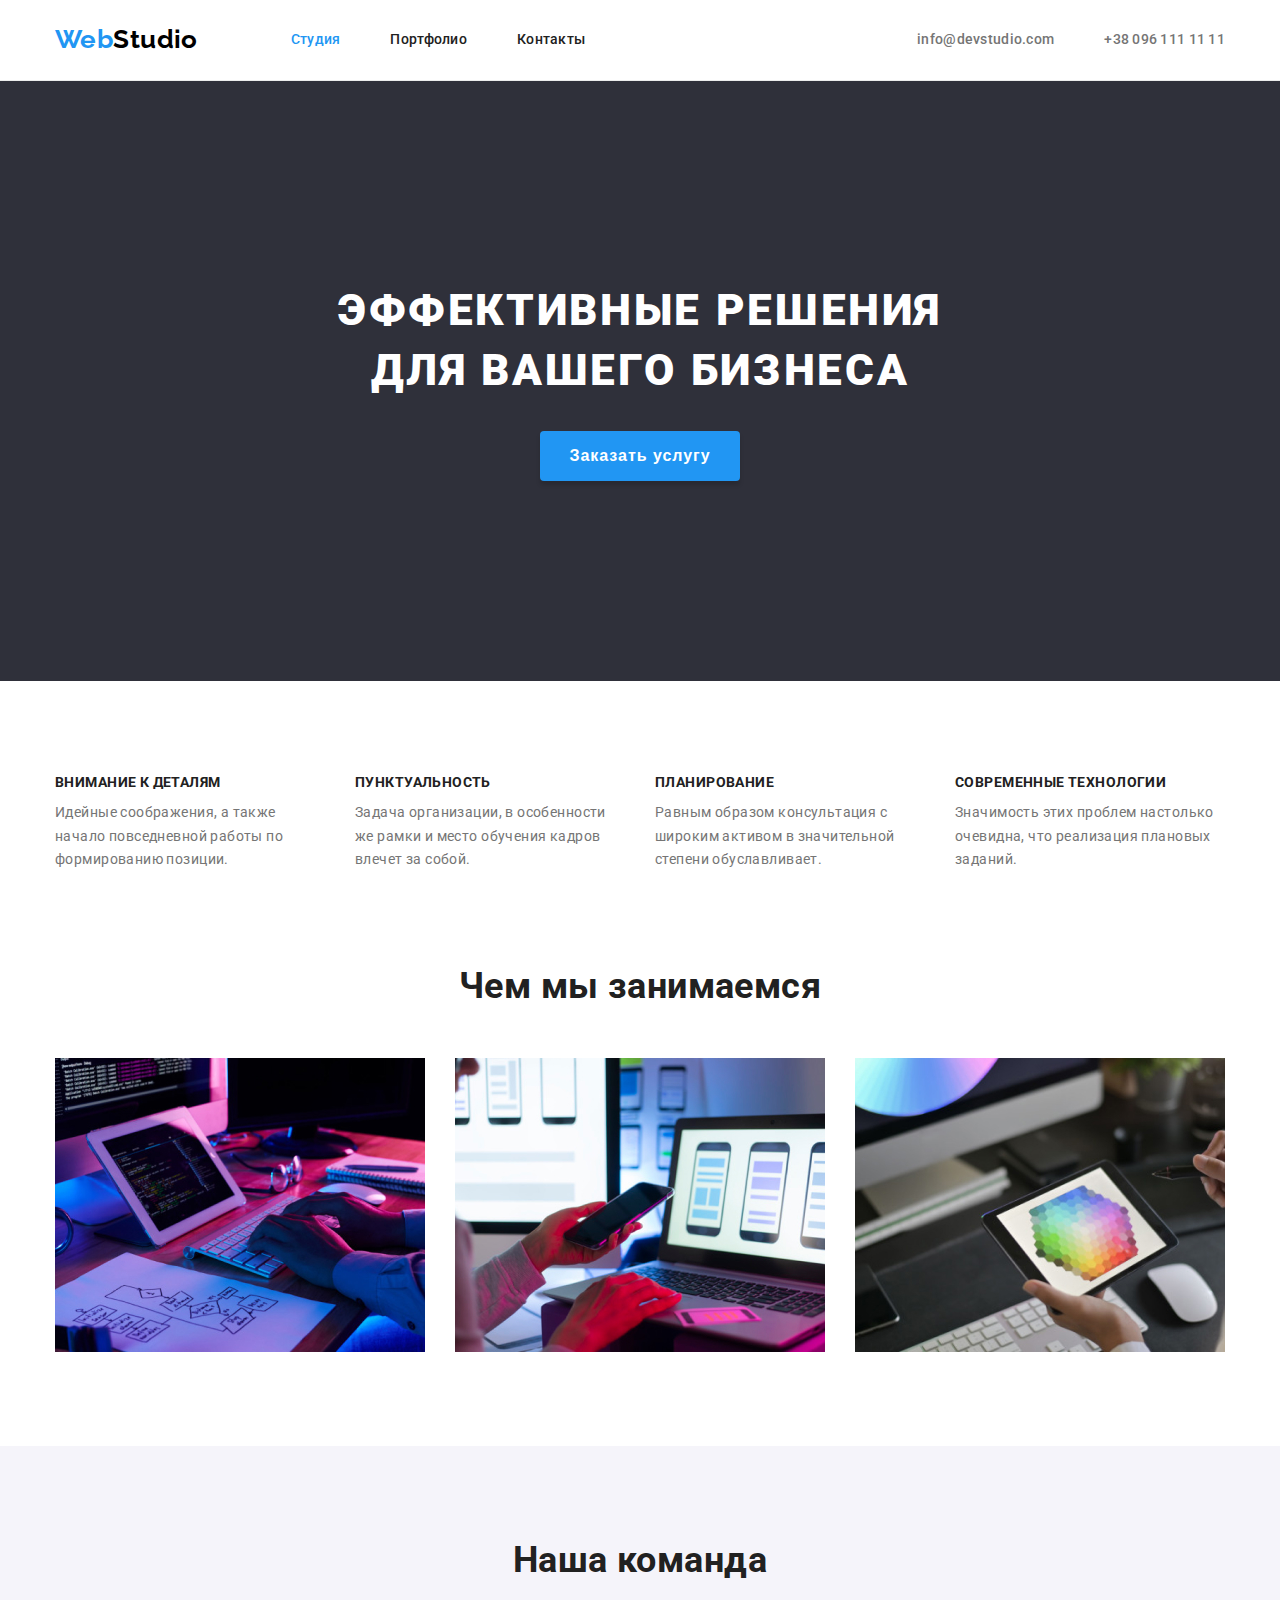
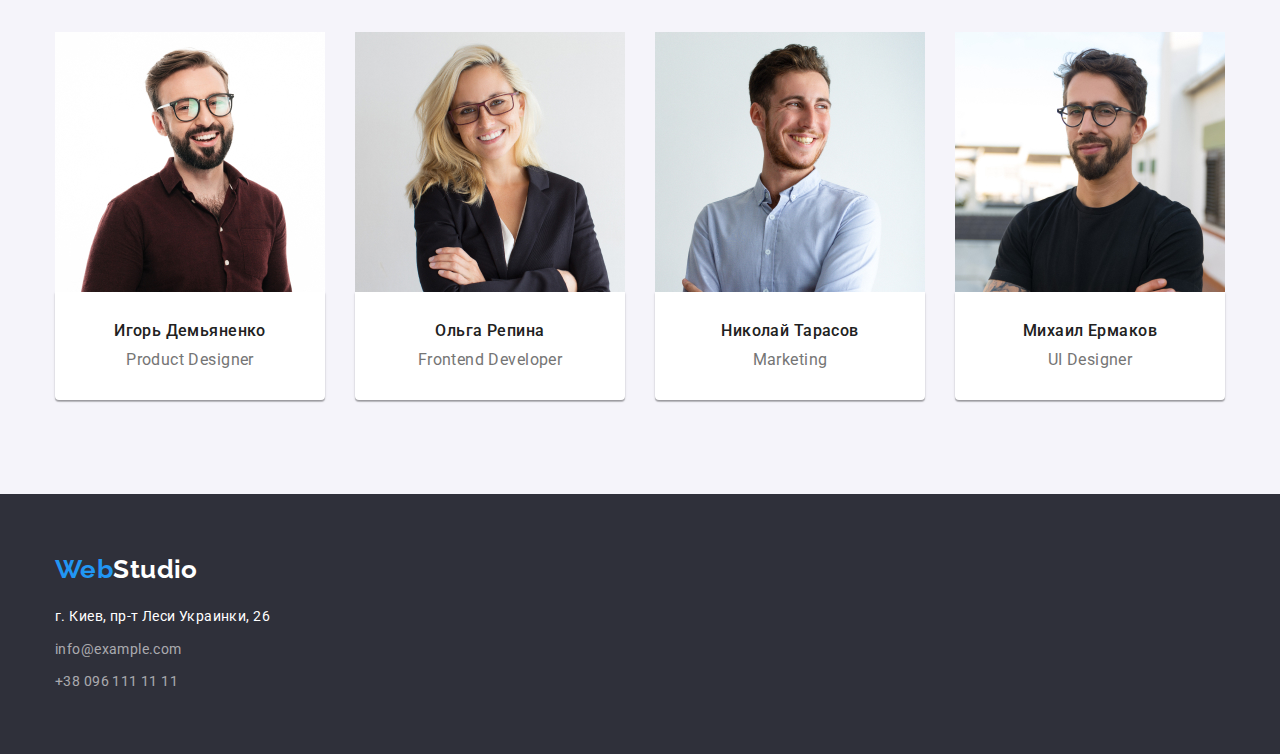
<file: index.html>
<!DOCTYPE html>
<html lang="ru">
<head>
    <meta charset="UTF-8">
    <meta http-equiv="X-UA-Compatible" content="IE=edge">
    <meta name="viewport" content="width=device-width, initial-scale=1.0">
    <title>Studio</title>
    <link rel="preconnect" href="https://fonts.googleapis.com">
    <link rel="preconnect" href="https://fonts.gstatic.com" crossorigin>
    <link href="https://fonts.googleapis.com/css2?family=Raleway:wght@700&family=Roboto:wght@400;500;700;900&display=swap" rel="stylesheet">
    <link rel="stylesheet" href="https://cdnjs.cloudflare.com/ajax/libs/modern-normalize/1.1.0/modern-normalize.min.css" integrity="sha512-wpPYUAdjBVSE4KJnH1VR1HeZfpl1ub8YT/NKx4PuQ5NmX2tKuGu6U/JRp5y+Y8XG2tV+wKQpNHVUX03MfMFn9Q==" crossorigin="anonymous" referrerpolicy="no-referrer" />
    <link rel="stylesheet" href="./css/style.css">
</head>
<body>
    <header class="page-header">
        <div class="container main-nav">
        <nav class="nav">
            <a href="" class="logo">Web<span class="logo-studio">Studio</span></a>
            <ul class="site-nav list">
                <li class="item"><a href="" class="link current">Студия</a></li>
                <li class="item"><a href="./portfolio.html" class="link">Портфолио</a></li>
                <li class="item"><a href="" class="link">Контакты</a></li>
            </ul>
        </nav>    
            <ul class="auth-nav list">
                <li class="item"><a href="mailto:info@devstudio.com" class="link">info@devstudio.com</a></li>
                <li class="item"><a href="tel:+380961111111" class="link">+38 096 111 11 11</a></li>
            </ul>
        </div>
    </header>

        <section class="hero">
            <div class="container">
               <h1 class="hero-title">Эффективные решения для вашего бизнеса</h1>
               <button class="button primary">Заказать услугу</button>
            </div>   
        </section>

    <main>

    <!--- Особенности -->    
          <section class="section main-nav">
            <div class="container">
              <h2 hidden class="section-title">Преимущества компании</h2>
                <ul class="feature-list list">
                <li class="item">
                    <h3 class="title">Внимание к деталям</h3>
                    <p class="text">Идейные соображения, а также начало повседневной работы по формированию позиции.</p>
                </li>
                <li class="item">
                    <h3 class="title">Пунктуальность</h3>
                    <p class="text">Задача организации, в особенности же рамки и место обучения кадров влечет за собой.</p>
                </li>
                <li class="item">
                    <h3 class="title">Планирование</h3>
                    <p class="text">Равным образом консультация с широким активом в значительной степени обуславливает.</p>
                </li>
                <li class="item">
                    <h3 class="title">Современные технологии</h3>
                    <p class="text">Значимость этих проблем настолько очевидна, что реализация плановых заданий.</p>
                </li>
                </ul>
            </div>
          </section>

    <!--- Чем мы занимаемся -->
          <section class="section work">
              <div class="container">
                <h2 class="section-title">Чем мы занимаемся</h2>
                   <ul class="work-list list">
                       <li class="item"><img src="./img/works/img1.jpg" alt="computer" width="370"></li>
                       <li class="item"><img src="./img/works/img2.jpg" alt="laptop" width="370"></li>
                       <li class="item"><img src="./img/works/img3.jpg" alt="tablet" width="370"></li>
                   </ul>
              </div>
          </section>

    <!--- Наша команда -->
          <section class="team section">
              <div class="container">
                <h2 class="section-title">Наша команда</h2>
                   <ul class="team-list list">
                <li class="item">
                    <img src="./img/team/igor.jpg" alt="igor" width="270">
                    <div class="team-border">
                    <h3 class="title">Игорь Демьяненко</h3>
                    <p class="text">Product Designer</p>
                    </div>
                </li>
                <li class="item">
                    <img src="./img/team/olga.jpg" alt="olga" width="270">
                    <div class="team-border">
                    <h3 class="title">Ольга Репина</h3>
                    <p class="text">Frontend Developer</p>
                    </div>
                </li>
                <li class="item">
                    <img src="./img/team/nikola.jpg" alt="nikola" width="270">
                    <div class="team-border">
                    <h3 class="title">Николай Тарасов</h3>
                    <p class="text">Marketing</p>
                    </div>
                </li>
                <li class="item">
                    <img src="./img/team/mihal.jpg" alt="mihal" width="270">
                    <div class="team-border">
                    <h3 class="title">Михаил Ермаков</h3>
                    <p class="text">UI Designer</p>
                    </div>
                </li>
                   </ul>
              </div>
          </section>
        
    </main>

    <footer class="footer">
        <div class="container">
          <a href="" class="logo-footer">Web<span class="footer-studio">Studio</span></a>
          <address class="address">
            <ul class="address-nav list">
                <li class="item"><a href="" class="address">г. Киев, пр-т Леси Украинки, 26</a></li>
                <li class="item"><a href="mailto:info@example.com" class="address-link">info@example.com</a></li>
                <li class="item"><a href="tel:+380961111111" class="address-link">+38 096 111 11 11</a></li>
            </ul>
          </address>
        </div>
    </footer>
</body>
</html>
</file>
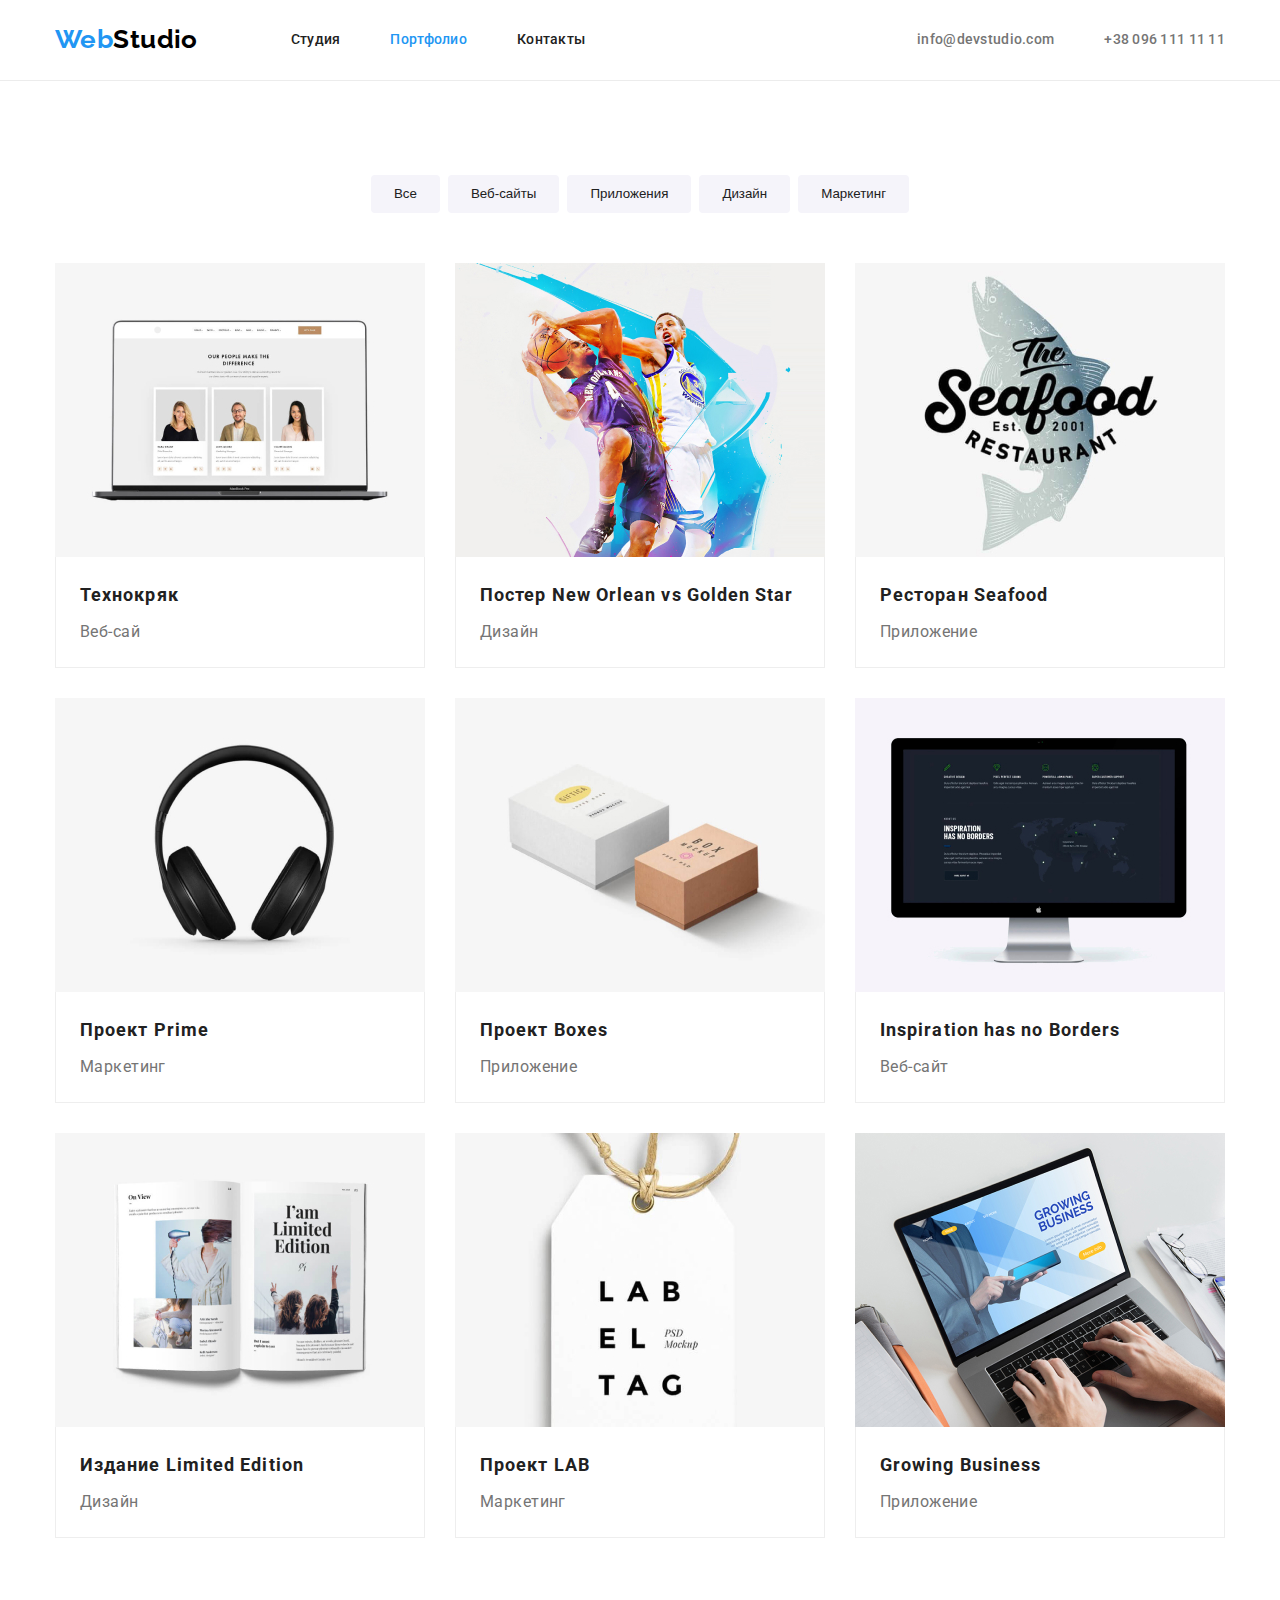
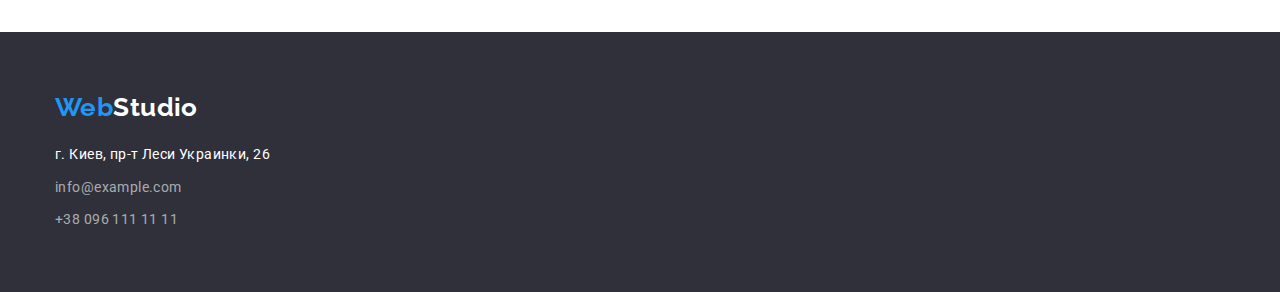
<file: portfolio.html>
<!DOCTYPE html>
<html lang="ru">
<head>
    <meta charset="UTF-8">
    <meta http-equiv="X-UA-Compatible" content="IE=edge">
    <meta name="viewport" content="width=device-width, initial-scale=1.0">
    <title>Portfolio</title>
    <link rel="preconnect" href="https://fonts.googleapis.com">
    <link rel="preconnect" href="https://fonts.gstatic.com" crossorigin>
    <link href="https://fonts.googleapis.com/css2?family=Raleway:wght@700&family=Roboto:wght@400;500;700;900&display=swap" rel="stylesheet">
    <link rel="stylesheet" href="https://cdnjs.cloudflare.com/ajax/libs/modern-normalize/1.1.0/modern-normalize.min.css" integrity="sha512-wpPYUAdjBVSE4KJnH1VR1HeZfpl1ub8YT/NKx4PuQ5NmX2tKuGu6U/JRp5y+Y8XG2tV+wKQpNHVUX03MfMFn9Q==" crossorigin="anonymous" referrerpolicy="no-referrer" />
    <link rel="stylesheet" href="./css/style.css">
</head>
<body>
    <header class="page-header">
        <div class="container main-nav">
        <nav class="nav">
            <a href="" class="logo">Web<span class="logo-studio">Studio</span></a>
            <ul class="site-nav list">
                <li class="item"><a href="./index.html" class="link">Студия</a></li>
                <li class="item"><a href="" class="link current">Портфолио</a></li>
                <li class="item"><a href="" class="link">Контакты</a></li>
            </ul>
        </nav>    
            <ul class="auth-nav list">
                <li class="item"><a href="mailto:info@devstudio.com" class="link">info@devstudio.com</a></li>
                <li class="item"><a href="tel:+380961111111" class="link">+38 096 111 11 11</a></li>
            </ul>
        </div>
    </header>
    <main>
        <section class="section">
            <div class="container">
            <h1 hidden>Portfolio</h1>
            <ul class="filters list">
                <li class="item"><button type="button" class="button secondary">Все</button></li>
                <li class="item"><button type="button" class="button secondary">Веб-сайты</button></li>
                <li class="item"><button type="button" class="button secondary">Приложения</button></li>
                <li class="item"><button type="button" class="button secondary">Дизайн</button></li>
                <li class="item"><button type="button" class="button secondary">Маркетинг</button></li>
            </ul>
            <ul class="projects list">
                <li class="item">
                    <a href="" class="link">
                        <img src="./img/projects/1Технокряк.jpg" alt="Технокряк" width="370">
                        <div class="border">
                        <h2 class="projects-title">Технокряк</h2>
                        <p class="text">Веб-сай</p>
                        </div>
                    </a>
                </li>
                <li class="item">
                    <a href="" class="link">
                        <img src="./img/projects/2ПостерNewOrlean_vs_GoldenStar.jpg" alt="Постер" width="370">
                        <div class="border">
                        <h2 class="projects-title">Постер New Orlean vs Golden Star</h2>
                        <p class="text">Дизайн</p>
                        </div>
                    </a>
                </li>
                <li class="item">
                    <a href="" class="link">
                        <img src="./img/projects/3РесторанSeafood.jpg" alt="Seafood" width="370">
                        <div class="border">
                        <h2 class="projects-title">Ресторан Seafood</h2>
                        <p class="text">Приложение</p>
                        </div>
                    </a>
                </li>
                <li class="item">
                    <a href="" class="link">
                        <img src="./img/projects/4ПроектPrime.jpg" alt="Prime" width="370">
                        <div class="border">
                        <h2 class="projects-title">Проект Prime</h2>
                        <p class="text">Маркетинг</p>
                        </div>
                    </a>
                </li>
                <li class="item">
                    <a href="" class="link">
                        <img src="./img/projects/5ПроектBoxes.jpg" alt="Boxes" width="370">
                        <div class="border">
                        <h2 class="projects-title">Проект Boxes</h2>
                        <p class="text">Приложение</p>
                        </div>
                    </a>
                </li>
                <li class="item">
                    <a href="" class="link">
                        <img src="./img/projects/6Inspiration_has_no_Borders.jpg" alt="Inspiration" width="370">
                        <div class="border">
                        <h2 class="projects-title">Inspiration has no Borders</h2>
                        <p class="text">Веб-сайт</p>
                        </div>
                    </a>
                </li>
                <li class="item">
                    <a href="" class="link">
                        <img src="./img/projects/7ИзданиеLimited_Edition.jpg" alt="Edition" width="370">
                        <div class="border">
                        <h2 class="projects-title">Издание Limited Edition</h2>
                        <p class="text">Дизайн</p>
                        </div>
                    </a>
                </li>
                <li class="item">
                    <a href="" class="link">
                        <img src="./img/projects/8ПроектLAB.jpg" alt="LAB" width="370">
                        <div class="border">
                        <h2 class="projects-title">Проект LAB</h2>
                        <p class="text">Маркетинг</p>
                        </div>
                    </a>
                </li>
                <li class="item">
                    <a href="" class="link">
                        <img src="./img/projects/9GrowingBusiness.jpg" alt="Business" width="370">
                        <div class="border">
                        <h2 class="projects-title">Growing Business</h2>
                        <p class="text">Приложение</p>
                        </div>
                    </a>
                </li>
            </ul>
            </div>
        </section>
    </main>
    <footer class="footer">
        <div class="container">
        <a href="" class="logo-footer">Web<span class="footer-studio">Studio</span></a>
        <address  class="address">
            <ul class="address-nav list">
                <li class="item"><a href=""  class="address">г. Киев, пр-т Леси Украинки, 26</a></li>
                <li class="item"><a href="mailto:info@example.com" class="address-link">info@example.com</a></li>
                <li class="item"><a href="tel:+380961111111" class="address-link">+38 096 111 11 11</a></li>
            </ul>
        </address>
        </div>
    </footer>
</body>
</html>
</file>
<file: css/style.css>
:root {
    --primary-text-color: #757575;
    --title-text-color: #212121;
    --border-line: #ECECEC;
    --border-line-small:#EEEEEE;
    --logo-black-color: #000;
    --accent-color: #2196F3;
    --primary-white-color: #ffffff;
    --primary-button-color: #F5F4FA;
    --button-color: #188CE8;
    --background-footer: #2F303A;
    --address-text-color: rgba(255, 255, 255, 0.6);
}

html {
    box-sizing: border-box;
}
*,
*::before,
*::after {
    box-sizing: inherit;
}

body {
    margin: 0;
    background-color: var(--primary-white-color);
    color: var(--primary-text-color);
    font-family: 'Roboto', sans-serif;
    letter-spacing: 0.03em;
    font-size: 14px;
}
p,h1,h2,h3,h4,h5,h6 {
    margin: 0;
    padding: 0;
}
img {
    display: block;
    max-width: 100%;
    height: auto;
}

.container {
    width: 1200px;
    margin: 0 auto;
    padding-left: 15px;
    padding-right: 15px;
}

.section {
    padding: 94px 0 94px 0;
}

/*---header --*/
.page-header {
    border-bottom: 1px solid;
    border-bottom-color: var(--border-line);
}
.container .main-nav{
    align-items: center;
}
.main-nav {
    display: flex;
}

.nav {
    display: flex;
    margin-right: auto;
    /*margin-right: 331px;*/
}
.list {
    padding: 0;
    margin: 0;
    list-style: none;
}
.logo {
    font-family: 'Raleway', sans-serif;
    font-style: normal;
    font-size: 26px;
    line-height: 1.19;
    font-weight: 700;
    text-decoration: none;
    color: var(--accent-color);
    /*text-shadow: 0 4px 4px rgba(0, 0, 0, 0.25);*/
    padding: 24px 0 25px 0;
    margin-right: 93px;
}
.logo-studio {
    color: var(--logo-black-color);
}
/*---site-nave---*/
.site-nav {
    display: flex;
}

.site-nav .item:not(:last-child){
    margin-right: 50px;
}
.site-nav .link {
    display: block;
    padding-top: 32px;
    padding-bottom: 32px;

    font-weight: 500;
    line-height: 1.14;
    letter-spacing: 0.02em;
    text-decoration: none;
    color: var(--title-text-color);
}

.site-nav .link:hover,
.site-nav .link:focus {
    color: var(--accent-color);
} 

.auth-nav {
    display: flex;
}

.auth-nav .item + .item {
    margin-left: 50px;
}
.auth-nav .link {
    display: block;
    padding-top: 32px;
    padding-bottom: 32px;

    font-weight: 500;
    line-height: 1.14;
    letter-spacing: 0.02em;
    text-decoration: none;
    color: var(--primary-text-color);
}
.auth-nav .link:hover,
.auth-nav .link:focus {
    color: var(--accent-color);
}
.site-nav .link.current {
    color: var(--accent-color);
}
/*
.current .link {
    color: var(--accent-color);
}*/



/*------Hero-------*/
.hero {
    text-align: center;
    background-color: var(--background-footer);
    /*padding: 200px 452px 280px 452px;*/
    padding-top: 200px;
    padding-bottom: 200px;
}
.hero-title {
    /*margin-bottom: 30px;*/
    margin: 0 auto;
    width: 696px;
    font-weight: 900;
    font-size: 44px;
    line-height: 1.36;
    letter-spacing: 0.06em;
    text-align: center;
    text-transform: uppercase;
    color: var(--primary-white-color);
}

/*---Features- Преимущества компании-*/
/*
.section .main-nav {
    padding: 0 215px 0 215px;
}*/
.section-title {
    margin-top: 0;
    font-weight: 700;
    font-size: 36px;
    line-height: 1.16;
    text-align: center;
    color: var(--title-text-color);
    margin-bottom: 50px;
}
.feature-list {
    display: flex;
}
.feature-list .item {
    width: 270px;
}
.feature-list .item + .item {
    margin-left: 30px;
}
.feature-list .title {
    font-size: 14px;
    font-weight: 700;
    line-height: 1.14;
    text-transform: uppercase;
    color: var(--title-text-color);
    margin-bottom: 10px;
}
.feature-list .text {
    line-height: 1.71;
}


/*----Чем мы занимаемся-----*/

.work {
    padding-top: 0;
}
.work-list {
    display: flex;
}
.work-list .item + .item {
    margin-left: 30px;
}
.section-title {
    font-weight: 700;
    font-size: 36px;
    line-height: 1.16;
    margin-bottom: 50px;
}
/*--Exemples----Наша команда----*/
.team {
    background-color: var(--primary-button-color);
}

.team-list {
    display: flex;
}
.team-list .item + .item {
    margin-left: 30px;
}
.team-list .title {
    font-weight: 500;
    font-size: 16px;
    line-height: 1.18;
    margin-bottom: 10px;
    color: var(--title-text-color);
}
.team-list .text {
    font-size: 16px;
    line-height: 1.18;
}
.team-border {
    padding: 30px;
    box-shadow: 0px 1px 3px rgba(0, 0, 0, 0.12), 0px 1px 1px rgba(0, 0, 0, 0.14), 0px 2px 1px rgba(0, 0, 0, 0.2);
    border-radius: 0px 0px 4px 4px;
    border-color: var(--logo-black-color);
    background-color: var(--primary-white-color);
    text-align: center;
}

/*--Button--*/
.button {
    display: inline-block;
    border: 1px solid transparent;
    border-radius: 4px;
    cursor: pointer;
    font-weight: 500;
    text-align: center;
}
.button.primary {
    font-size: 16px;
    font-weight: 700;
    width: 200px;
    height: 50px;
    letter-spacing: 0.06em;
    box-shadow: 0px 4px 4px rgba(0, 0, 0, 0.15);
    color: var(--primary-white-color);
    background-color: var(--accent-color);
    margin-top: 30px;
}
.button.primary:hover,
.button.primary:focus {
    background-color: var(--button-color);
}
.button.secondary {
    height: 38px;
    padding: 6px 22px;
    color: var(--title-text-color);
    background-color: var(--primary-button-color);
}
.button.secondary:hover,
.button.secondary:focus {
    color: var(--primary-button-color);
    background-color: var(--accent-color);
}

/*------Portfolio-------*/
/*-----Projects------*/
.filters {
    display: flex;
    justify-content: center;
}
.filters .item + .item {
    margin-left: 8px;
}
.projects {
    display: flex;
    flex-wrap: wrap;
    margin-top: 50px;
}
.projects-title {
    margin-bottom: 4px;
}
.projects .item {
    width: 370px;
    margin-right: 30px;
    margin-bottom: 30px;
}
.projects .item:nth-child(3n) {
    margin-right: 0;
}
.projects .item:nth-last-child(-n + 3) {
    margin-bottom: 0;
}

/*
.projects .item + .item {
    margin-left: 30px;
    margin-top: 30px;
}
*/
.projects .link {
    text-decoration: none;
}
.link .projects-title {
    font-weight: 700;
    font-size: 18px;
    line-height: 2;
    letter-spacing: 0.06em;
    color: var(--title-text-color);
}
.link .text {
    font-weight: 400;
    font-size: 16px;
    line-height: 1.87;
    color: var(--primary-text-color);
}
.border {
    padding: 20px 24px;
    border-right: 1px solid;
    border-bottom: 1px solid;
    border-left: 1px solid;
    border-color: var(--border-line-small);
    
}

/*--Footer--*/
.footer {
    background-color: var(--background-footer);
    padding-top: 60px;
    padding-bottom: 60px;
}
.logo-footer {
    font-family: 'Raleway', sans-serif;
    font-weight: 700;
    font-size: 26px;
    line-height: 1.19;
    text-decoration: none;
    color: var(--accent-color);
}
.footer-studio {
    color: var(--primary-white-color);
}

/*--Address--*/

.address {
    text-decoration: none;
    font-style: normal;
    line-height: 1.71;
    color: var(--primary-white-color);
    margin-top: 20px;
}
.address-link {
    text-decoration: none;
    color: var(--address-text-color);
}
.address-nav .item+ .item {
    margin-top: 9px;
}
</file>
